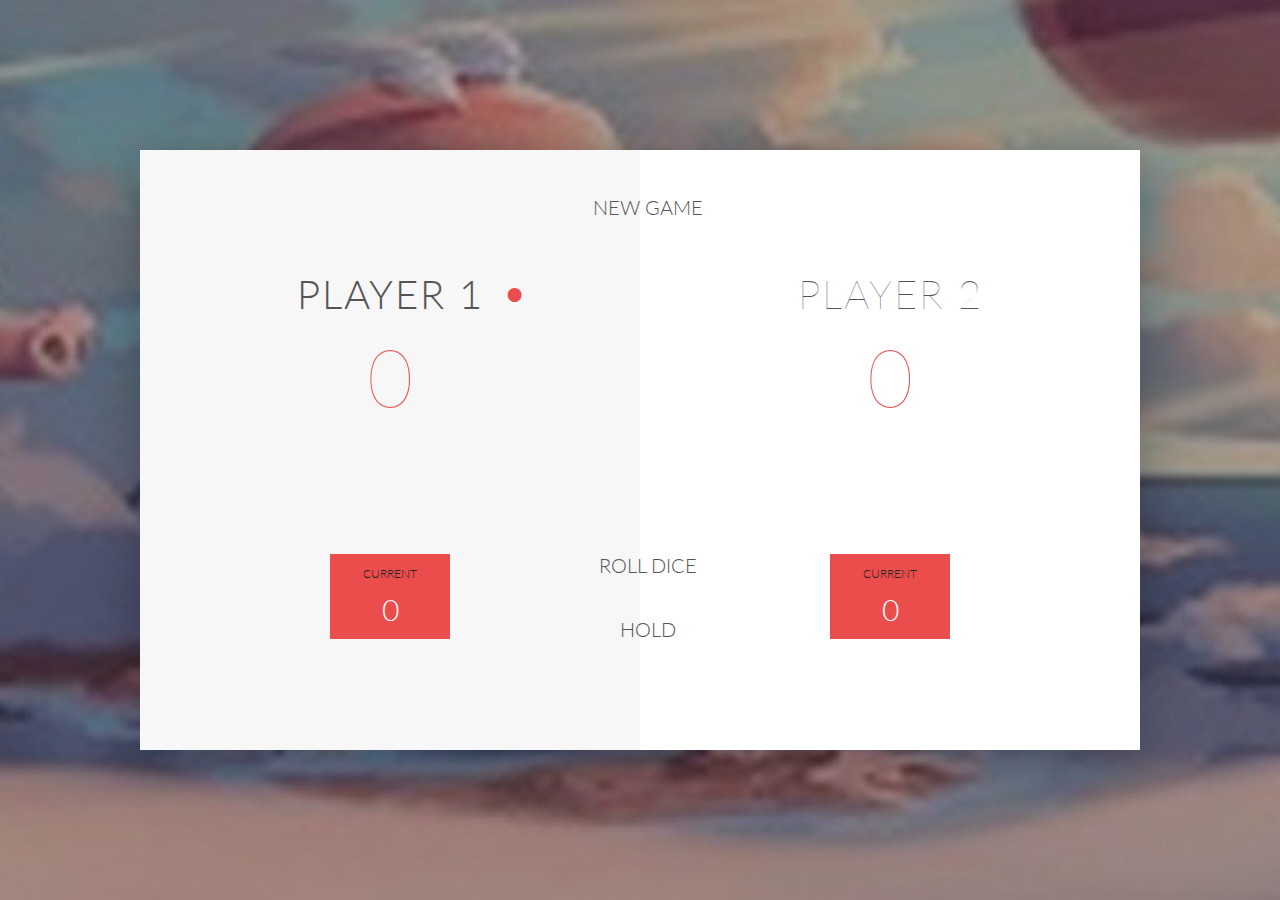
<file: pig-game_practice/index.html>
<!DOCTYPE html>
<html lang="en">
    <head>
        <meta charset="UTF-8">
        <link href="https://fonts.googleapis.com/css?family=Lato:100,300,600" rel="stylesheet" type="text/css">
    <link href="http://code.ionicframework.com/ionicons/2.0.1/css/ionicons.min.css" rel="stylesheet" type="text/css">

        <link type="text/css" rel="stylesheet" href="style.css">
        
        <title>Pig Game</title>
    </head>

    <body>
        <div class="wrapper clearfix">
            <div class="player-0-panel active">
                <div class="player-name" id="name-0">Player 1</div>
                <div class="player-score" id="score-0">43</div>
                <div class="player-current-box">
                    <div class="player-current-label">Current</div>
                    <div class="player-current-score" id="current-0">11</div>
                </div>
            </div>
            
            <div class="player-1-panel">
                <div class="player-name" id="name-1">Player 2</div>
                <div class="player-score" id="score-1">72</div>
                <div class="player-current-box">
                    <div class="player-current-label">Current</div>
                    <div class="player-current-score" id="current-1">0</div>
                </div>
            </div>
            
            <button class="btn-new"><i class="ion-ios-plus-outline"></i>New game</button>
            <button class="btn-roll"><i class="ion-ios-loop"></i>Roll dice</button>
            <button class="btn-hold"><i class="ion-ios-download-outline"></i>Hold</button>
            
            <!--<input type="text" placeholder="Final score" class="final-score">-->
            
            <!--<img src="dice-5.png" alt="Dice" class="dice" id="dice-1">-->
            <img src="dice-5.png" alt="Dice" class="dice" id="dice-2">
        </div>
        
        <!--<script src="app.js"></script>-->
        <script src="script.js"></script>
    </body>
</html>
</file>
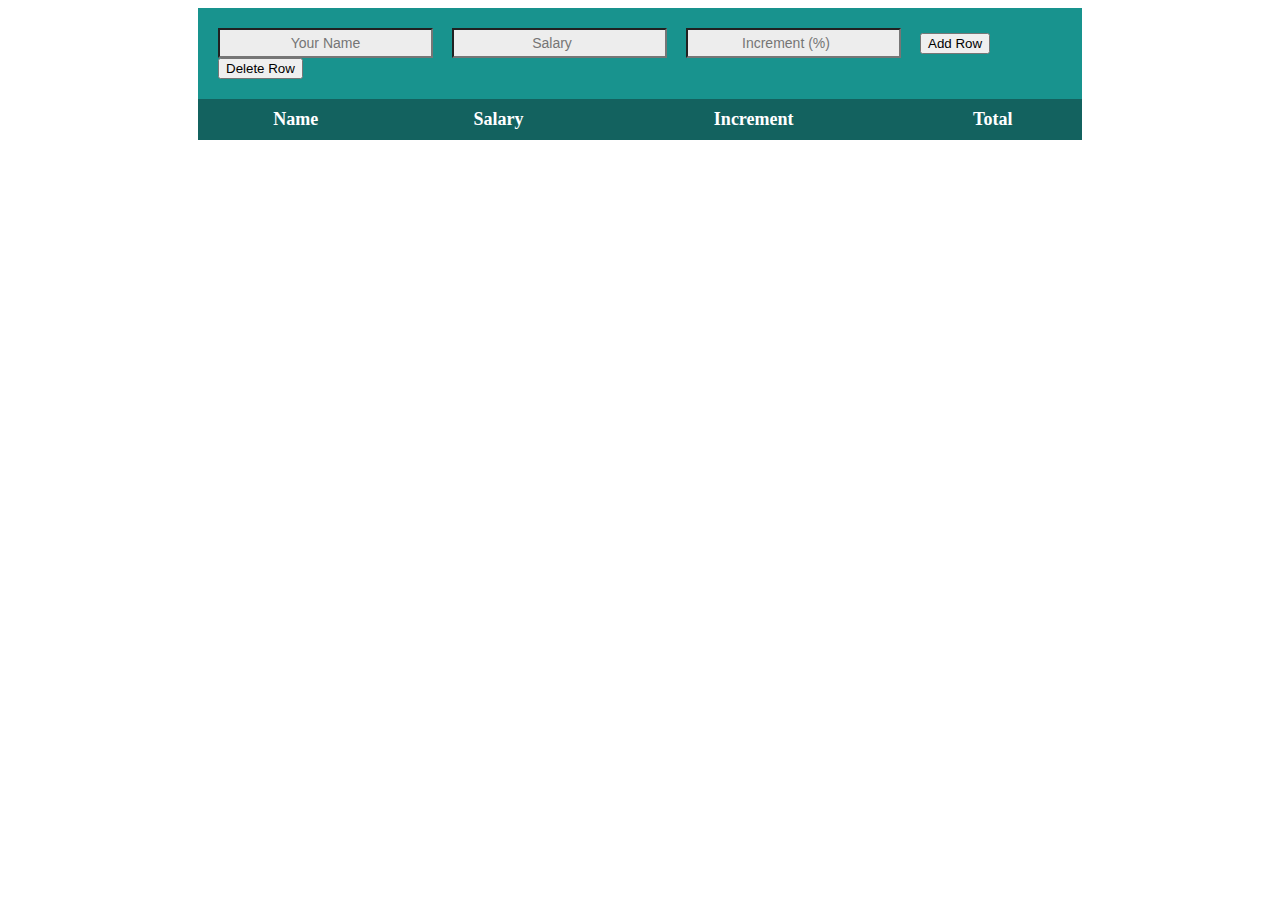
<file: Table_01/index.html>
<!DOCTYPE html>
<html>
<head>
<meta charset="UTF-8">
<title>Table</title>
    <link rel="stylesheet" href="style.css">
</head>

<body>
    <div class="input-fields">
    <input type="text"  class="input_name" id="input_name" required  placeholder="Your Name"> 
     <input type="number"  class="input_salary" id="input_salary" required  placeholder="Salary">
     <input type="number"  class="increment" id="increment" placeholder="Increment (%)" required >
     <button class="myBtn" onclick="addRow();">Add Row</button>
     <button class="delBtn" onclick="deleteRow();">Delete Row</button>
      
<!--     <input type = "button" value=" Add Row" class="button"  onclick="addRow();Clear()">-->
    </div>
    
     
<table   class="table"id="tableData">
<tr>

<th>Name</th>
<th>Salary</th>
<th>Increment</th>
<th id="total">Total</th>
</tr>

</table>
    
     
    
    
    
<script src="script.js"></script>
</body>
</html>
</file>
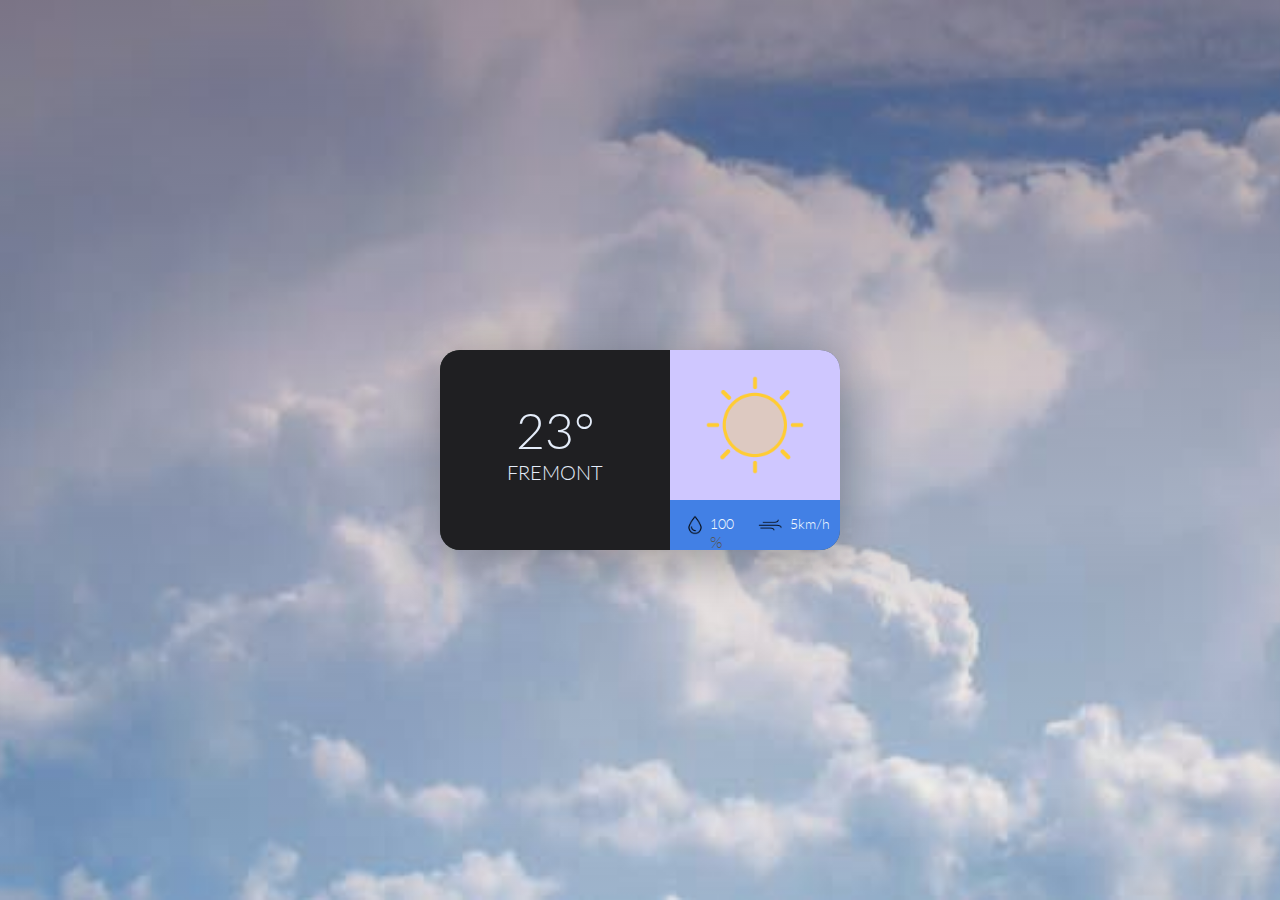
<file: weather_API/index.html>
<!DOCTYPE html>
<html lang="en">
    <head>
        <meta charset="UTF-8">
        <link href="https://fonts.googleapis.com/css?family=Lato:100,300,600" rel="stylesheet" type="text/css">
    <link href="http://code.ionicframework.com/ionicons/2.0.1/css/ionicons.min.css" rel="stylesheet" type="text/css">

        <link type="text/css" rel="stylesheet" href="style.css">
        
        <title>WeatheAPI</title>
    </head>

    <body>
        
        <div class="wrapper clearfix">
            
         
         
            <div class="sidebar" id="sidebar">
                <p class="temp" id="temp">23°</p>
                <p class="city" id="city">Fremont</p>
            </div>
            
            <div class="mainbody"><img class="weather-image" id="icon "src="image/sun.png">
            </div>
        
        
            <div class="rain">
                <img class="rain-img"src="image/drop.png">

            </div>

            <div class="rain-percentage">
                <p class="rainPercent-text" id="humidity">100</p><p>%</p>

            </div>

            <div class="wind">
                <img class="wind-img" src="image/wind.png">

            </div>

             <div class="wind-speed">
                 <p class="windSpeed-text" id="windSpeed">5km/h</p>

            </div>
            
        </div>
        
     
        <script src="script.js"></script>
    </body>
</html>
</file>
<file: pig-game_practice/style.css>
/**********************************************
*** GENERAL
**********************************************/

.final-score {
    position: absolute;
    left: 50%;
    transform: translateX(-50%);
    top: 520px;
    color: #555;
    font-size: 18px;
    font-family: 'Lato';
    text-align: center;
    padding: 10px;
    width: 160px;
    text-transform: uppercase;
}

.final-score:focus { outline: none; }

#dice-1 { top: 120px; }
#dice-2 { top: 250px; }


* {
    margin: 0;
    padding: 0;
    box-sizing: border-box;
    
}

.clearfix::after {
    content: "";
    display: table;
    clear: both;
}

body {
    background-image: linear-gradient(rgba(62, 20, 20, 0.4), rgba(62, 20, 20, 0.4)), url(back.jpg);
    background-size: cover;
    background-position: center;
    font-family: Lato;
    font-weight: 300;
    position: relative;
    height: 100vh;
    color: #555;
}

.wrapper {
    width: 1000px;
    position: absolute;
    top: 50%;
    left: 50%;
    transform: translate(-50%, -50%);
    background-color: #fff;
    box-shadow: 0px 10px 50px rgba(0, 0, 0, 0.3);
    overflow: hidden;
}

.player-0-panel,
.player-1-panel {
    width: 50%;
    float: left;
    height: 600px;
    padding: 100px;
}



/**********************************************
*** PLAYERS
**********************************************/

.player-name {
    font-size: 40px;
    text-align: center;
    text-transform: uppercase;
    letter-spacing: 2px;
    font-weight: 100;
    margin-top: 20px;
    margin-bottom: 10px;
    position: relative;
}

.player-score {
    text-align: center;
    font-size: 80px;
    font-weight: 100;
    color: #EB4D4D;
    margin-bottom: 130px;
}

.active { background-color: #f7f7f7; }
.active .player-name { font-weight: 300; }

.active .player-name::after {
    content: "\2022";
    font-size: 47px;
    position: absolute;
    color: #EB4D4D;
    top: -7px;
    right: 10px;
    
}

.player-current-box {
    background-color: #EB4D4D;
    color: #fff;
    width: 40%;
    margin: 0 auto;
    padding: 12px;
    text-align: center;
}

.player-current-label {
    text-transform: uppercase;
    margin-bottom: 10px;
    font-size: 12px;
    color: #222;
}

.player-current-score {
    font-size: 30px;
}

button {
    position: absolute;
    width: 200px;
    left: 50%;
    transform: translateX(-50%);
    color: #555;
    background: none;
    border: none;
    font-family: Lato;
    font-size: 20px;
    text-transform: uppercase;
    cursor: pointer;
    font-weight: 300;
    transition: background-color 0.3s, color 0.3s;
}

button:hover { font-weight: 600; }
button:hover i { margin-right: 20px; }

button:focus {
    outline: none;
}

i {
    color: #EB4D4D;
    display: inline-block;
    margin-right: 15px;
    font-size: 32px;
    line-height: 1;
    vertical-align: text-top;
    margin-top: -4px;
    transition: margin 0.3s;
}

.btn-new { top: 45px;}
.btn-roll { top: 403px;}
.btn-hold { top: 467px;}

.dice {
    position: absolute;
    left: 50%;
    top: 178px;
    transform: translateX(-50%);
    height: 100px;
    box-shadow: 0px 10px 60px rgba(0, 0, 0, 0.10);
}

.winner { background-color: #f7f7f7; }
.winner .player-name { font-weight: 300; color: #EB4D4D; }
</file>
<file: Table_01/style.css>
html{
    max-width: 900px;
    margin-left: auto;
    margin-right: auto;
}

.input-fields{
    background-color: #18938e;
/*    padding-left: 30px;*/
    padding: 20px;
}
.input_name, .input_salary, .increment{
    text-align: center;
    padding:05px 15px;
    border-radius: 0px;
    margin-right: 15px;
    font-size: 14px;
    background-color: #ededed;
    
}
/*
.increment{
    margin-right: 40px;
}
*/
.input-name, .input-salary, .increment:focus{outline-color: #00ffff};
.myBtn{
    position: absolute;
    
    background-color: red;
    border-radius: 10px;
    padding: 10px;
}

.table{
 
    background-color: whitesmoke;
    font-size: 18px;
    width: 100%;
    text-align: center;
    border-collapse: collapse;
    
}
th{
    background-color: #13625f;
    color: #FFF;
    padding: 10px;
    margin-top: 0px;
    
}
td{
    border: 1px solid #000;
}

.button, .delBtn:active { transform: translateY(2px); }
.button, .delBtn :focus {outline: #00ffff};

.delBtn{
    float: right;

}
</file>
<file: weather_API/style.css>
/**********************************************
*** GENERAL
**********************************************/


* {
    margin: 0;
    padding: 0;
    box-sizing: border-box;
    
}



body {
    background-image: linear-gradient(rgba(62, 20, 20, 0.4), rgba(62, 20, 20, 0.0)) ,url(image/weather_bg.jpg );
    background-size: cover;
    background-position: center;
    font-family: Lato;
    font-weight: 300;
    position: relative;
    height: 100vh;
    color: #555;
    
}




.wrapper {
    width: 400px;
    position: absolute;
    border-radius: 20px;
    top: 50%;
    left: 50%;
    transform: translate(-50%, -50%);
    background-color: #46524b;
    box-shadow: 0px 10px 50px rgba(0, 0, 0, 0.3);
   
}







.sidebar{
    color: #e5edfa;
    width: 230px;
    height:200px;
    background-color: #1f1f22;
    float: left;
    border-radius: 20px 0px 00px 20px ;
    
}

.temp{
    text-align: center;
    font-size: 50px;
    margin-top: 50px;
}


.city{
    text-align: center;
    font-size:20px;
    margin-top: 00px;
    text-transform: uppercase;
}


.mainbody{
    border-radius:00px 20px 00px 00px ;
    color: aliceblue;
    height: 150px;
    width: 170px;
    background-color: #cfc7ff;
    float: left;
    text-align: center;
    
}

.footer{
    height: 50px;
    width: 170px;
    float:right;
    background-color: #2db9ed;
    border-radius: 0px 0px 20px 00px ;
     
}


.weather-image{ color: #EB4D4D;
    display: inline-block;
    margin-right: 00px;
    margin-top: 25px;
   width: 100px;
    height: 100px;
   
    transition: margin 0.3s;
  }


.rain{
    height: 50px;
    width: 40px;
    float:left;
    background-color: #4280e5;
    border-radius: 0px 0px 00px 00px ;
  
}

.rain-img{
    margin-left: 15px;
    margin-top: 15px;
    width: 20px;
    height: 20px;
}
.rain-percentage{
    height: 50px;
    width: 40px;
    float:left;
    background-color: #4280e5;
    border-radius: 0px 0px 00px 00px ;
 
}

.rainPercent-text{
    color: aliceblue;
    margin-top: 15px;
    font-size: 14px;
}



.wind{
    height: 50px;
    width: 35px;
    float:left;
    background-color: #4280e5;
    border-radius: 0px 0px 00px 00px ;
 
}

.wind-img{
    width: 40px;
    height:40px; 
    margin-top: 5px;
    margin-left:0px;
    
    
}

.wind-speed{
    height: 50px;
    width: 55px;
    float:left;
    background-color: #4280e5;
    border-radius: 0px 0px 20px 00px ;
 
}

.windSpeed-text{
    color: aliceblue;
    margin-top: 15px;
    margin-left:5px;
    font-size: 14px;
}
</file>
